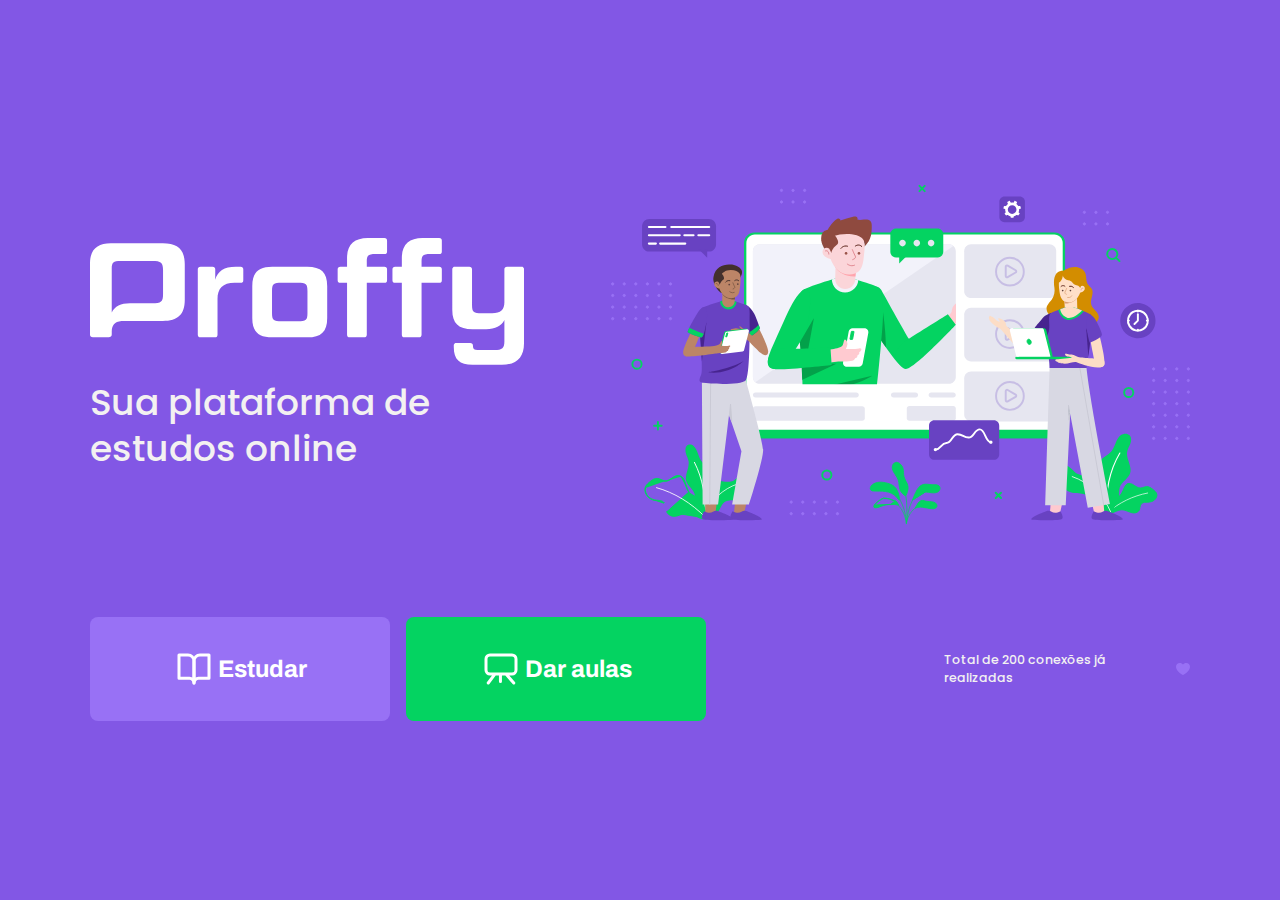
<file: index.html>
<!DOCTYPE html>
<html lang="pt_br">
<head>

	<!-- Configurações da página vão na head -->

	<meta charset="UTF-8">
	<meta name="viewport" content="width=device-width, initial-scale=1.0">
	<title>Proffy - Sua plataforma de estudos online</title>

	<link rel="stylesheet" href="./styles/main.css">
	<link rel="stylesheet" href="./styles/partials/page-landing.css">

	<link href="https://fonts.googleapis.com/css2?family=Archivo:wght@400;700&amp;family=Poppins:wght@400;600&amp;display=swap" rel="stylesheet">

	<!-- <style>

		.teste{
			color: royalblue;
		}

		#page-landing{
			color: saddlebrown;
		}

		h1 {
			color:red;			
		}

	</style> -->

</head>

<body id="page-landing">
	<!-- Conteudo da pagina vai na body -->
    <div id = "container">
        <div class="logo-container">

            <img src="/images/logo.svg" alt="Proffy">
            <h2>Sua plataforma de estudos online</h2>
        </div>

        <img class="hero-image" src="/images/landing.svg" alt="Plataforma de estudos">

        <div class="buttons-container">
            <a class = "study" href="/study">
            <img src="/images/icons/study.svg" alt="Estudar">
            Estudar
            </a>

            <a class = "teach" href="/teach">
                <img src="/images/icons/give-classes.svg" alt="Dar aulas">
                Dar aulas
                </a>
        </div>

        <p class="total-connections">
            Total de 200 conexões já realizadas
            <img src="/images/icons/purple-heart.svg" alt="Total de conexões">
        </p>

	</div>

</body>

</html>
</file>
<file: styles/main.css>
:root {
/*     Variaveis no css, onde cada linha é uma var com uma cor atribuida */

    --color-background: #F0F0F7;
    --color-primary-lighter: #9871F5;
    --color-primary-light: #916BEA;
    --color-primary: #8257E5;
    --color-primary-dark: #774DD6;
    --color-primary-darker: #6842c2;
    --color-secondary: #04D361;
    --color-secondary-dark: #04BF58;
    --color-title-in-primary: #f3f1f1;
    --color-text-in-primary: #D4C2FF;
    --color-text-title: #32264D;
    --color-text-complement: #9C98A6;
    --color-text-base: #6A6180;
    --color-line-in-white: #E6E6F0;
    --color-input-background: #F8F8FC;
    --color-button-text: #FFFFFF;
    --color-box-base: #FFFFFF;
    --color-box-footer: #FAFAFC;
    --color-small-info: #C1BCCC;

    /* tamanho da fonte padrão: 100% - 16px - 1rem */
    font-size: 60%; /* controle das medidas rem */
}

 #container{
    width: 90vw;
    max-width: 700px;
}

html, body{
    height: 100vh;
}

body{
/*     Chamada de uma cor usando variaveis definidas */
    background-color: var(--color-background);
    display: flex;
    align-items: center;
    justify-content: center;
}

* {
    margin: 0;
    padding: 0;
    box-sizing: content-box;
}

body, input, button, textarea{
    font-weight: 500;
    font-size: 1.6rem; 
    font-family: Poppins;
    color: var(--color-text-base);
}

@media (min-width: 700px){
    :root{
        font-size: 62.5%;
    }
}
</file>
<file: styles/partials/page-landing.css>
#page-landing{
    background:  #8257E5;
}

#page-landing #container {
    color: #f3f1f1;
}

.logo-container img{
    height: 10rem;
}

.logo-container {
    text-align: center;
    margin: 3.2rem;
}

.logo-container h2{
    font-weight: 500;
    font-size: 3.6rem;
    line-height: 4.6rem;
    margin-top: 0.8rem;
}

.hero-image{
    width: 100%;
}

.buttons-container{
    display: flex;
    justify-content: center;
    margin: 3.2rem 0;
}

.buttons-container a{
    width: 30rem;
    height: 10.4rem;
    border-radius: 0.8rem;
    margin-right: 1.6rem;

    font-weight: 700;
    font-size: 2.4rem;
    font-family: Archivo;

    display: flex;
    align-items: center;
    justify-content: center;

    text-decoration: none;

    transition: background 0.3;

    color: #ffff;
}

.buttons-container a img {
    writing-mode: 4rem;
    margin-right: 0.4rem;
}

.buttons-container a.study{
    background: #9871F5;
}

div.buttons-container a.study:hover{
    background: #916BEA;
}

.buttons-container a.teach{
    background: #04D361;
    margin-right: 0rem;
}

div.buttons-container a.teach:hover{
    background: #04BF58;
}

.total-connections{
    font-size: 1.8rem;

    display: flex;
    align-items: center;
    justify-content: center;
}

.total-connections img{
    margin-left: 0.8rem;
}

@media (max-width: 699px){
    :root{
        font-size: 40%;
    }
}

@media (min-width: 1100px){
    #page-landing #container {
        max-width: 1100px;
        display: grid;
        grid-template-columns: 1fr 1fr 1fr;
        grid-template-rows: 350px 1fr;
        grid-template-areas: 
        "proffy image image"
        "button button texting";
        column-gap: 87px;
        row-gap: 87px;
    }

    .logo-container{
        grid-area: proffy;
        text-align: initial;
        align-self: center;
        margin: 0;
    }
    .logo-container img{
        height: 127px;
    }

    .hero-image{
        grid-area: image;
        height: 350px;
    }

    .buttons-container{
        grid-area: button;
        justify-content: flex-start;
        margin: 0;
    }

    .total-connections{
        grid-area: texting;
        justify-self: end;
        font-size: 1.25rem;
    }
}
</file>
